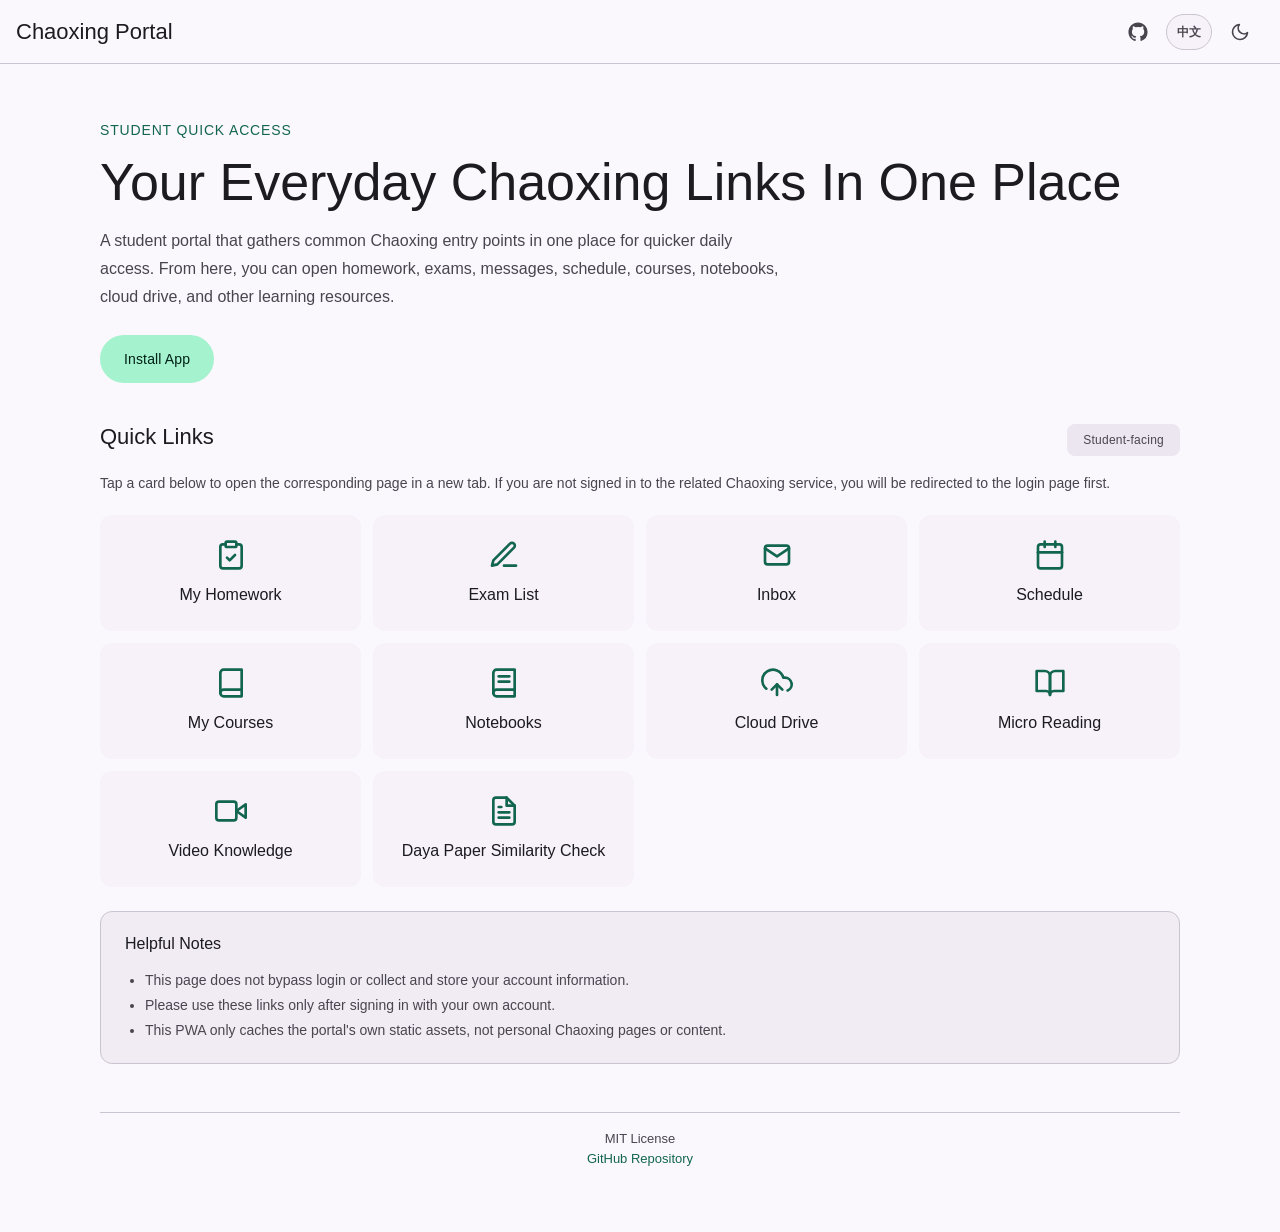
<file: index.html>
<!DOCTYPE html>
<html lang="zh-CN">
  <head>
    <script>
      (function () {
        // Read persisted preferences before first paint to reduce theme/language flicker.
        // 在首屏渲染前读取已保存的偏好，减少主题和语言闪烁。
        function safeStorageGet(key) {
          try {
            return window.localStorage.getItem(key);
          } catch (_) {
            return null;
          }
        }

        var t = safeStorageGet("theme");
        if (t === "light" || t === "dark") document.documentElement.dataset.theme = t;
        var l = safeStorageGet("lang");
        if (!l) l = /^zh\b/i.test(navigator.language) ? "zh" : "en";
        window.__preferredLang = l;
        if (l === "en") document.documentElement.lang = "en";
      })();
    </script>
    <meta charset="UTF-8" />
    <meta name="viewport" content="width=device-width, initial-scale=1" />
    <title id="page-title">学习通学生门户</title>
    <meta
      id="meta-description"
      name="description"
      content="集中展示学生常用的学习通入口，支持浅色、深色模式与中英文切换。"
    />
    <meta name="theme-color" content="#12664f" />
    <meta name="mobile-web-app-capable" content="yes" />
    <meta name="apple-mobile-web-app-capable" content="yes" />
    <meta name="apple-mobile-web-app-status-bar-style" content="default" />
    <meta
      id="apple-mobile-web-app-title"
      name="apple-mobile-web-app-title"
      content="学习通门户"
    />
    <link id="app-manifest" rel="manifest" href="./app.webmanifest" />
    <link rel="apple-touch-icon" href="./icons/icon-192.png" />
    <script>
      (function () {
        // Update metadata in <head> as early as possible so Safari install surfaces read the right language.
        // 尽早更新 <head> 中的元信息，确保 Safari 安装入口读取到正确语言。
        var lang = window.__preferredLang === "en" ? "en" : "zh";
        var copy = {
          zh: {
            title: "学习通学生门户",
            shortTitle: "学习通门户",
            description: "集中展示学生常用的学习通入口，支持浅色、深色模式与中英文切换。",
            manifest: "./app.webmanifest"
          },
          en: {
            title: "Chaoxing Student Portal",
            shortTitle: "Chaoxing Portal",
            description: "A student portal for common Chaoxing entry points, with light and dark modes plus bilingual support.",
            manifest: "./app.en.webmanifest"
          }
        };
        var current = copy[lang];
        var title = document.getElementById("page-title");
        var metaDesc = document.getElementById("meta-description");
        var appleTitle = document.getElementById("apple-mobile-web-app-title");
        var link = document.getElementById("app-manifest");
        if (title) title.textContent = current.title;
        if (metaDesc) metaDesc.content = current.description;
        if (appleTitle) appleTitle.content = current.shortTitle;
        if (link) link.href = current.manifest;
      })();
    </script>
    <link rel="icon" href="./icons/icon.svg" type="image/svg+xml" />
    <link rel="stylesheet" href="./styles.css" />
  </head>
  <body>
    <header class="top-bar">
      <span class="top-bar-title" data-i18n="app.title">学习通门户</span>
      <div class="top-bar-actions">
        <a
          class="icon-btn github-link"
          href="https://github.com/helloene/chaoxing-xuexitong-student-portal"
          target="_blank"
          rel="noopener noreferrer"
          aria-label="GitHub repository"
          data-i18n-attr="aria-label:aria.github"
        >
          <svg
            width="20"
            height="20"
            viewBox="0 0 24 24"
            fill="currentColor"
            aria-hidden="true"
          >
            <path
              d="M12 .5C5.65.5.5 5.65.5 12c0 5.08 3.29 9.39 7.86 10.91.58.11.79-.25.79-.56 0-.28-.01-1.2-.02-2.17-3.2.7-3.88-1.36-3.88-1.36-.52-1.34-1.28-1.69-1.28-1.69-1.05-.72.08-.7.08-.7 1.16.08 1.78 1.19 1.78 1.19 1.03 1.76 2.71 1.25 3.37.95.1-.75.4-1.25.73-1.54-2.55-.29-5.24-1.27-5.24-5.68 0-1.26.45-2.29 1.19-3.09-.12-.29-.52-1.47.11-3.06 0 0 .97-.31 3.19 1.18a10.98 10.98 0 0 1 5.81 0c2.22-1.49 3.19-1.18 3.19-1.18.63 1.59.23 2.77.11 3.06.74.8 1.19 1.83 1.19 3.09 0 4.42-2.69 5.39-5.25 5.67.41.35.78 1.04.78 2.1 0 1.52-.01 2.74-.01 3.11 0 .31.21.68.8.56A11.5 11.5 0 0 0 23.5 12C23.5 5.65 18.35.5 12 .5Z"
            />
          </svg>
        </a>
        <button
          id="lang-toggle"
          class="lang-btn"
          aria-label="Switch language"
          data-i18n-attr="aria-label:aria.langToggle"
        >
          EN
        </button>
        <button
          id="theme-toggle"
          class="icon-btn"
          aria-label="Toggle theme"
          data-i18n-attr="aria-label:aria.themeToggle"
        >
          <svg id="icon-sun" width="20" height="20" viewBox="0 0 24 24" fill="none" stroke="currentColor" stroke-width="2" stroke-linecap="round" stroke-linejoin="round" style="display:none"><circle cx="12" cy="12" r="5"/><line x1="12" y1="1" x2="12" y2="3"/><line x1="12" y1="21" x2="12" y2="23"/><line x1="4.22" y1="4.22" x2="5.64" y2="5.64"/><line x1="18.36" y1="18.36" x2="19.78" y2="19.78"/><line x1="1" y1="12" x2="3" y2="12"/><line x1="21" y1="12" x2="23" y2="12"/><line x1="4.22" y1="19.78" x2="5.64" y2="18.36"/><line x1="18.36" y1="5.64" x2="19.78" y2="4.22"/></svg>
          <svg id="icon-moon" width="20" height="20" viewBox="0 0 24 24" fill="none" stroke="currentColor" stroke-width="2" stroke-linecap="round" stroke-linejoin="round"><path d="M21 12.79A9 9 0 1 1 11.21 3 7 7 0 0 0 21 12.79z"/></svg>
        </button>
      </div>
    </header>

    <main>
      <section class="hero">
        <p class="hero-eyebrow" data-i18n="hero.eyebrow">学生常用入口</p>
        <h1 data-i18n="hero.title">学习通常用功能，一页直达</h1>
        <p class="hero-lead" data-i18n="hero.lead">把学生常用的学习通入口汇总在一个页面中，方便日常快速访问。你可以从这里进入作业、考试、消息、课表、课程、笔记本、云盘和学习资源等常用功能。</p>
        <div class="hero-actions">
          <button id="install-app" class="btn-tonal" hidden data-i18n="hero.install">安装应用</button>
        </div>
        <p id="install-hint" class="install-hint" hidden></p>
        <section
          id="install-guide"
          class="install-guide"
          hidden
          tabindex="-1"
          aria-live="polite"
          aria-labelledby="install-guide-title"
        >
          <p id="install-guide-eyebrow" class="install-guide-eyebrow"></p>
          <h2 id="install-guide-title" class="install-guide-title"></h2>
          <p id="install-guide-body" class="install-guide-body"></p>
          <ol id="install-guide-steps" class="install-guide-steps"></ol>
          <p id="install-guide-note" class="install-guide-note"></p>
        </section>
      </section>

      <section class="portal-section">
        <div class="section-header">
          <h2 data-i18n="portal.heading">常用入口</h2>
          <span class="section-chip" data-i18n="portal.chip">面向学生</span>
        </div>
        <p class="section-desc" data-i18n="portal.desc">点击下方卡片即可在新标签页打开对应页面。如果当前还没有登录相关学习通服务，打开后会先跳转到登录页。</p>

        <div class="portal-grid">
          <a class="portal-card" href="https://mooc1-api.chaoxing.com/mooc-ans/mooc2/work/all-task" target="_blank" rel="noopener noreferrer">
            <svg class="portal-icon" viewBox="0 0 24 24" fill="none" stroke="currentColor" stroke-width="2" stroke-linecap="round" stroke-linejoin="round"><path d="M16 4h2a2 2 0 0 1 2 2v14a2 2 0 0 1-2 2H6a2 2 0 0 1-2-2V6a2 2 0 0 1 2-2h2"/><rect x="8" y="2" width="8" height="4" rx="1"/><path d="M9 14l2 2 4-4"/></svg>
            <h3 data-i18n="card.homework.title">我的作业</h3>
          </a>

          <a class="portal-card" href="https://mooc1-2.chaoxing.com/exam-ans/exam/test/examcode/examlist" target="_blank" rel="noopener noreferrer">
            <svg class="portal-icon" viewBox="0 0 24 24" fill="none" stroke="currentColor" stroke-width="2" stroke-linecap="round" stroke-linejoin="round"><path d="M12 20h9"/><path d="M16.5 3.5a2.121 2.121 0 1 1 3 3L7 19l-4 1 1-4z"/></svg>
            <h3 data-i18n="card.exams.title">考试列表</h3>
          </a>

          <a class="portal-card" href="https://notice.chaoxing.com/pc/notice/myNotice" target="_blank" rel="noopener noreferrer">
            <svg class="portal-icon" viewBox="0 0 24 24" fill="none" stroke="currentColor" stroke-width="2" stroke-linecap="round" stroke-linejoin="round"><rect x="3" y="5" width="18" height="14" rx="2"/><path d="m3 7 9 6 9-6"/></svg>
            <h3 data-i18n="card.inbox.title">收件箱</h3>
          </a>

          <a class="portal-card" href="https://kb.chaoxing.com/res/pc/curriculum/schedule.html" target="_blank" rel="noopener noreferrer">
            <svg class="portal-icon" viewBox="0 0 24 24" fill="none" stroke="currentColor" stroke-width="2" stroke-linecap="round" stroke-linejoin="round"><rect x="3" y="4" width="18" height="18" rx="2"/><line x1="16" y1="2" x2="16" y2="6"/><line x1="8" y1="2" x2="8" y2="6"/><line x1="3" y1="10" x2="21" y2="10"/></svg>
            <h3 data-i18n="card.schedule.title">课表</h3>
          </a>

          <a class="portal-card" href="https://mooc1.chaoxing.com/visit/interaction" target="_blank" rel="noopener noreferrer">
            <svg class="portal-icon" viewBox="0 0 24 24" fill="none" stroke="currentColor" stroke-width="2" stroke-linecap="round" stroke-linejoin="round"><path d="M4 19.5A2.5 2.5 0 0 1 6.5 17H20"/><path d="M6.5 2H20v20H6.5A2.5 2.5 0 0 1 4 19.5v-15A2.5 2.5 0 0 1 6.5 2z"/></svg>
            <h3 data-i18n="card.courses.title">我的课程</h3>
          </a>

          <a class="portal-card" href="https://noteyd.chaoxing.com/pc/note_notebook/myNotebooksLatest" target="_blank" rel="noopener noreferrer">
            <svg class="portal-icon" viewBox="0 0 24 24" fill="none" stroke="currentColor" stroke-width="2" stroke-linecap="round" stroke-linejoin="round"><path d="M4 19.5A2.5 2.5 0 0 1 6.5 17H20"/><path d="M6.5 2H20v20H6.5A2.5 2.5 0 0 1 4 19.5v-15A2.5 2.5 0 0 1 6.5 2z"/><line x1="8" y1="7" x2="16" y2="7"/><line x1="8" y1="11" x2="16" y2="11"/></svg>
            <h3 data-i18n="card.notebooks.title">笔记本</h3>
          </a>

          <a class="portal-card" href="https://pan-yz.chaoxing.com/pcuserpan/index" target="_blank" rel="noopener noreferrer">
            <svg class="portal-icon" viewBox="0 0 24 24" fill="none" stroke="currentColor" stroke-width="2" stroke-linecap="round" stroke-linejoin="round"><path d="M20 17.58A5 5 0 0 0 18 8h-1.26A8 8 0 1 0 4 16.25"/><path d="M8 17l4-4 4 4"/><path d="M12 13v8"/></svg>
            <h3 data-i18n="card.drive.title">云盘</h3>
          </a>

          <a class="portal-card" href="https://rec2.chaoxing.com/h5/new/dist/index.html#/" target="_blank" rel="noopener noreferrer">
            <svg class="portal-icon" viewBox="0 0 24 24" fill="none" stroke="currentColor" stroke-width="2" stroke-linecap="round" stroke-linejoin="round"><path d="M2 3h6a4 4 0 0 1 4 4v14a3 3 0 0 0-3-3H2z"/><path d="M22 3h-6a4 4 0 0 0-4 4v14a3 3 0 0 1 3-3h7z"/></svg>
            <h3 data-i18n="card.reading.title">微读书</h3>
          </a>

          <a class="portal-card" href="https://homepage.chaoxing.com/knowData" target="_blank" rel="noopener noreferrer">
            <svg class="portal-icon" viewBox="0 0 24 24" fill="none" stroke="currentColor" stroke-width="2" stroke-linecap="round" stroke-linejoin="round"><polygon points="23 7 16 12 23 17 23 7"/><rect x="1" y="5" width="15" height="14" rx="2"/></svg>
            <h3 data-i18n="card.video.title">知视频</h3>
          </a>

          <a class="portal-card" href="https://dsa.dayainfo.com/smas/show/upload" target="_blank" rel="noopener noreferrer">
            <svg class="portal-icon" viewBox="0 0 24 24" fill="none" stroke="currentColor" stroke-width="2" stroke-linecap="round" stroke-linejoin="round"><path d="M14 2H6a2 2 0 0 0-2 2v16a2 2 0 0 0 2 2h12a2 2 0 0 0 2-2V8z"/><polyline points="14 2 14 8 20 8"/><line x1="16" y1="13" x2="8" y2="13"/><line x1="16" y1="17" x2="8" y2="17"/><polyline points="10 9 9 9 8 9"/></svg>
            <h3 data-i18n="card.academic.title">大雅论文相似度检测</h3>
          </a>
        </div>
      </section>

      <section class="compliance-card">
        <h2 data-i18n="compliance.heading">使用提示</h2>
        <ul id="compliance-list">
          <li data-i18n="compliance.1">本页面不会绕过登录，也不会获取或保存你的账号信息。</li>
          <li data-i18n="compliance.2">请在你自己的账号已登录后使用对应入口访问相关页面。</li>
          <li data-i18n="compliance.3">本 PWA 只缓存门户本身的静态资源，不会缓存学习通内的个人页面内容。</li>
        </ul>
      </section>

      <footer class="footer">
        <p data-i18n="footer.text">MIT License</p>
        <p>
          <a
            href="https://github.com/helloene/chaoxing-xuexitong-student-portal"
            target="_blank"
            rel="noopener noreferrer"
            data-i18n="footer.repo"
          >
            GitHub Repository
          </a>
        </p>
      </footer>
    </main>

    <script src="./script.js"></script>
  </body>
</html>
</file>
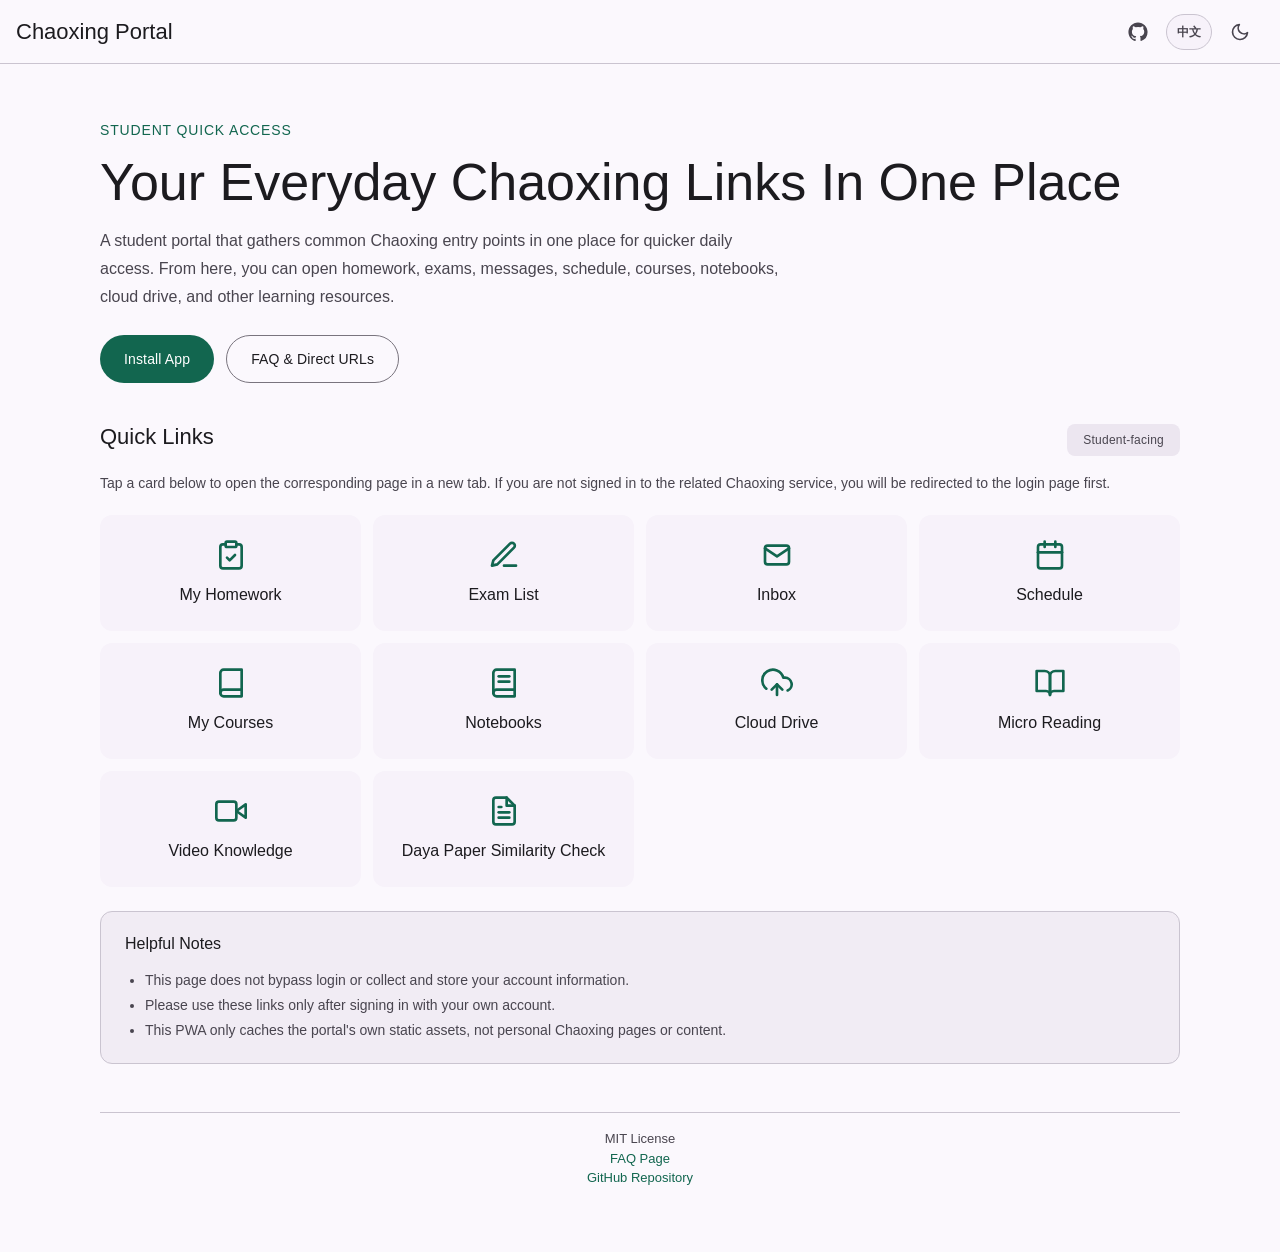
<file: en.html>
<!DOCTYPE html>
<html lang="en">
  <head>
    <script>
      (function () {
        // Read persisted theme preference before first paint to reduce flicker.
        // 在首屏渲染前读取已保存的主题偏好，减少闪烁。
        function safeStorageGet(key) {
          try {
            return window.localStorage.getItem(key);
          } catch (_) {
            return null;
          }
        }

        var t = safeStorageGet("theme");
        if (t === "light" || t === "dark") document.documentElement.dataset.theme = t;
      })();
    </script>
    <meta charset="UTF-8" />
    <meta name="viewport" content="width=device-width, initial-scale=1" />
    <title id="page-title">Chaoxing Student Portal</title>
    <meta
      id="meta-description"
      name="description"
      content="A student portal for common Chaoxing entry points, with light and dark modes plus bilingual support."
    />
    <meta property="og:type" content="website" />
    <meta id="og-title" property="og:title" content="Chaoxing Student Portal" />
    <meta
      id="og-description"
      property="og:description"
      content="A student portal for common Chaoxing entry points, with light and dark modes plus bilingual support."
    />
    <meta property="og:locale" content="en_US" />
    <meta name="theme-color" content="#12664f" />
    <meta name="mobile-web-app-capable" content="yes" />
    <meta name="apple-mobile-web-app-capable" content="yes" />
    <meta name="apple-mobile-web-app-status-bar-style" content="default" />
    <meta name="application-name" content="Chaoxing Portal" />
    <meta
      id="apple-mobile-web-app-title"
      name="apple-mobile-web-app-title"
      content="Chaoxing Portal"
    />
    <link rel="alternate" hreflang="zh-CN" href="./index.html" />
    <link rel="alternate" hreflang="en" href="./en.html" />
    <link id="app-manifest" rel="manifest" href="./app.en.webmanifest" />
    <link rel="apple-touch-icon" href="./icons/icon-192.png" />
    <link rel="icon" href="./icons/icon.svg" type="image/svg+xml" />
    <link rel="stylesheet" href="./styles.css" />
  </head>
  <body data-page="home">
    <header class="top-bar">
      <span class="top-bar-title" data-i18n="app.title">Chaoxing Portal</span>
      <div class="top-bar-actions">
        <a
          class="icon-btn github-link"
          href="https://github.com/helloene/chaoxing-xuexitong-student-portal"
          target="_blank"
          rel="noopener noreferrer"
          aria-label="GitHub repository"
          data-i18n-attr="aria-label:aria.github"
        >
          <svg
            width="20"
            height="20"
            viewBox="0 0 24 24"
            fill="currentColor"
            aria-hidden="true"
          >
            <path
              d="M12 .5C5.65.5.5 5.65.5 12c0 5.08 3.29 9.39 7.86 10.91.58.11.79-.25.79-.56 0-.28-.01-1.2-.02-2.17-3.2.7-3.88-1.36-3.88-1.36-.52-1.34-1.28-1.69-1.28-1.69-1.05-.72.08-.7.08-.7 1.16.08 1.78 1.19 1.78 1.19 1.03 1.76 2.71 1.25 3.37.95.1-.75.4-1.25.73-1.54-2.55-.29-5.24-1.27-5.24-5.68 0-1.26.45-2.29 1.19-3.09-.12-.29-.52-1.47.11-3.06 0 0 .97-.31 3.19 1.18a10.98 10.98 0 0 1 5.81 0c2.22-1.49 3.19-1.18 3.19-1.18.63 1.59.23 2.77.11 3.06.74.8 1.19 1.83 1.19 3.09 0 4.42-2.69 5.39-5.25 5.67.41.35.78 1.04.78 2.1 0 1.52-.01 2.74-.01 3.11 0 .31.21.68.8.56A11.5 11.5 0 0 0 23.5 12C23.5 5.65 18.35.5 12 .5Z"
            />
          </svg>
        </a>
        <button
          id="lang-toggle"
          class="lang-btn"
          aria-label="Switch language"
          data-i18n-attr="aria-label:aria.langToggle"
        >
          中文
        </button>
        <button
          id="theme-toggle"
          class="icon-btn"
          aria-label="Toggle theme"
          data-i18n-attr="aria-label:aria.themeToggle"
        >
          <svg id="icon-sun" width="20" height="20" viewBox="0 0 24 24" fill="none" stroke="currentColor" stroke-width="2" stroke-linecap="round" stroke-linejoin="round" style="display:none"><circle cx="12" cy="12" r="5"/><line x1="12" y1="1" x2="12" y2="3"/><line x1="12" y1="21" x2="12" y2="23"/><line x1="4.22" y1="4.22" x2="5.64" y2="5.64"/><line x1="18.36" y1="18.36" x2="19.78" y2="19.78"/><line x1="1" y1="12" x2="3" y2="12"/><line x1="21" y1="12" x2="23" y2="12"/><line x1="4.22" y1="19.78" x2="5.64" y2="18.36"/><line x1="18.36" y1="5.64" x2="19.78" y2="4.22"/></svg>
          <svg id="icon-moon" width="20" height="20" viewBox="0 0 24 24" fill="none" stroke="currentColor" stroke-width="2" stroke-linecap="round" stroke-linejoin="round"><path d="M21 12.79A9 9 0 1 1 11.21 3 7 7 0 0 0 21 12.79z"/></svg>
        </button>
      </div>
    </header>

    <main>
      <section class="hero">
        <p class="hero-eyebrow" data-i18n="hero.eyebrow">Student Quick Access</p>
        <h1 data-i18n="hero.title">Your Everyday Chaoxing Links In One Place</h1>
        <p class="hero-lead" data-i18n="hero.lead">A student portal that gathers common Chaoxing entry points in one place for quicker daily access. From here, you can open homework, exams, messages, schedule, courses, notebooks, cloud drive, and other learning resources.</p>
        <div class="hero-actions">
          <button id="install-app" class="btn-filled" hidden data-i18n="hero.install">Install App</button>
          <a class="btn-outlined" href="./faq.en.html" data-i18n="hero.faq">FAQ &amp; Direct URLs</a>
        </div>
        <p id="install-hint" class="install-hint" hidden></p>
        <section
          id="install-guide"
          class="install-guide"
          hidden
          tabindex="-1"
          aria-live="polite"
          aria-labelledby="install-guide-title"
        >
          <p id="install-guide-eyebrow" class="install-guide-eyebrow"></p>
          <h2 id="install-guide-title" class="install-guide-title"></h2>
          <p id="install-guide-body" class="install-guide-body"></p>
          <ol id="install-guide-steps" class="install-guide-steps"></ol>
          <p id="install-guide-note" class="install-guide-note"></p>
        </section>
      </section>

      <section class="portal-section">
        <div class="section-header">
          <h2 data-i18n="portal.heading">Quick Links</h2>
          <span class="section-chip" data-i18n="portal.chip">Student-facing</span>
        </div>
        <p class="section-desc" data-i18n="portal.desc">Tap a card below to open the corresponding page in a new tab. If you are not signed in to the related Chaoxing service, you will be redirected to the login page first.</p>

        <div class="portal-grid">
          <a class="portal-card" href="https://mooc1-api.chaoxing.com/mooc-ans/mooc2/work/all-task" target="_blank" rel="noopener noreferrer">
            <svg class="portal-icon" viewBox="0 0 24 24" fill="none" stroke="currentColor" stroke-width="2" stroke-linecap="round" stroke-linejoin="round"><path d="M16 4h2a2 2 0 0 1 2 2v14a2 2 0 0 1-2 2H6a2 2 0 0 1-2-2V6a2 2 0 0 1 2-2h2"/><rect x="8" y="2" width="8" height="4" rx="1"/><path d="M9 14l2 2 4-4"/></svg>
            <h3 data-i18n="card.homework.title">My Homework</h3>
          </a>

          <a class="portal-card" href="https://mooc1-2.chaoxing.com/exam-ans/exam/test/examcode/examlist" target="_blank" rel="noopener noreferrer">
            <svg class="portal-icon" viewBox="0 0 24 24" fill="none" stroke="currentColor" stroke-width="2" stroke-linecap="round" stroke-linejoin="round"><path d="M12 20h9"/><path d="M16.5 3.5a2.121 2.121 0 1 1 3 3L7 19l-4 1 1-4z"/></svg>
            <h3 data-i18n="card.exams.title">Exam List</h3>
          </a>

          <a class="portal-card" href="https://notice.chaoxing.com/pc/notice/myNotice" target="_blank" rel="noopener noreferrer">
            <svg class="portal-icon" viewBox="0 0 24 24" fill="none" stroke="currentColor" stroke-width="2" stroke-linecap="round" stroke-linejoin="round"><rect x="3" y="5" width="18" height="14" rx="2"/><path d="m3 7 9 6 9-6"/></svg>
            <h3 data-i18n="card.inbox.title">Inbox</h3>
          </a>

          <a class="portal-card" href="https://kb.chaoxing.com/res/pc/curriculum/schedule.html" target="_blank" rel="noopener noreferrer">
            <svg class="portal-icon" viewBox="0 0 24 24" fill="none" stroke="currentColor" stroke-width="2" stroke-linecap="round" stroke-linejoin="round"><rect x="3" y="4" width="18" height="18" rx="2"/><line x1="16" y1="2" x2="16" y2="6"/><line x1="8" y1="2" x2="8" y2="6"/><line x1="3" y1="10" x2="21" y2="10"/></svg>
            <h3 data-i18n="card.schedule.title">Schedule</h3>
          </a>

          <a class="portal-card" href="https://mooc1.chaoxing.com/visit/interaction" target="_blank" rel="noopener noreferrer">
            <svg class="portal-icon" viewBox="0 0 24 24" fill="none" stroke="currentColor" stroke-width="2" stroke-linecap="round" stroke-linejoin="round"><path d="M4 19.5A2.5 2.5 0 0 1 6.5 17H20"/><path d="M6.5 2H20v20H6.5A2.5 2.5 0 0 1 4 19.5v-15A2.5 2.5 0 0 1 6.5 2z"/></svg>
            <h3 data-i18n="card.courses.title">My Courses</h3>
          </a>

          <a class="portal-card" href="https://noteyd.chaoxing.com/pc/note_notebook/myNotebooksLatest" target="_blank" rel="noopener noreferrer">
            <svg class="portal-icon" viewBox="0 0 24 24" fill="none" stroke="currentColor" stroke-width="2" stroke-linecap="round" stroke-linejoin="round"><path d="M4 19.5A2.5 2.5 0 0 1 6.5 17H20"/><path d="M6.5 2H20v20H6.5A2.5 2.5 0 0 1 4 19.5v-15A2.5 2.5 0 0 1 6.5 2z"/><line x1="8" y1="7" x2="16" y2="7"/><line x1="8" y1="11" x2="16" y2="11"/></svg>
            <h3 data-i18n="card.notebooks.title">Notebooks</h3>
          </a>

          <a class="portal-card" href="https://pan-yz.chaoxing.com/pcuserpan/index" target="_blank" rel="noopener noreferrer">
            <svg class="portal-icon" viewBox="0 0 24 24" fill="none" stroke="currentColor" stroke-width="2" stroke-linecap="round" stroke-linejoin="round"><path d="M20 17.58A5 5 0 0 0 18 8h-1.26A8 8 0 1 0 4 16.25"/><path d="M8 17l4-4 4 4"/><path d="M12 13v8"/></svg>
            <h3 data-i18n="card.drive.title">Cloud Drive</h3>
          </a>

          <a class="portal-card" href="https://rec2.chaoxing.com/h5/new/dist/index.html#/" target="_blank" rel="noopener noreferrer">
            <svg class="portal-icon" viewBox="0 0 24 24" fill="none" stroke="currentColor" stroke-width="2" stroke-linecap="round" stroke-linejoin="round"><path d="M2 3h6a4 4 0 0 1 4 4v14a3 3 0 0 0-3-3H2z"/><path d="M22 3h-6a4 4 0 0 0-4 4v14a3 3 0 0 1 3-3h7z"/></svg>
            <h3 data-i18n="card.reading.title">Micro Reading</h3>
          </a>

          <a class="portal-card" href="https://homepage.chaoxing.com/knowData" target="_blank" rel="noopener noreferrer">
            <svg class="portal-icon" viewBox="0 0 24 24" fill="none" stroke="currentColor" stroke-width="2" stroke-linecap="round" stroke-linejoin="round"><polygon points="23 7 16 12 23 17 23 7"/><rect x="1" y="5" width="15" height="14" rx="2"/></svg>
            <h3 data-i18n="card.video.title">Video Knowledge</h3>
          </a>

          <a class="portal-card" href="https://dsa.dayainfo.com/smas/show/upload" target="_blank" rel="noopener noreferrer">
            <svg class="portal-icon" viewBox="0 0 24 24" fill="none" stroke="currentColor" stroke-width="2" stroke-linecap="round" stroke-linejoin="round"><path d="M14 2H6a2 2 0 0 0-2 2v16a2 2 0 0 0 2 2h12a2 2 0 0 0 2-2V8z"/><polyline points="14 2 14 8 20 8"/><line x1="16" y1="13" x2="8" y2="13"/><line x1="16" y1="17" x2="8" y2="17"/><polyline points="10 9 9 9 8 9"/></svg>
            <h3 data-i18n="card.academic.title">Daya Paper Similarity Check</h3>
          </a>
        </div>
      </section>

      <section class="compliance-card">
        <h2 data-i18n="compliance.heading">Helpful Notes</h2>
        <ul id="compliance-list">
          <li data-i18n="compliance.1">This page does not bypass login or collect and store your account information.</li>
          <li data-i18n="compliance.2">Please use these links only after signing in with your own account.</li>
          <li data-i18n="compliance.3">This PWA only caches the portal's own static assets, not personal Chaoxing pages or content.</li>
        </ul>
      </section>

      <footer class="footer">
        <p data-i18n="footer.text">MIT License</p>
        <p>
          <a href="./faq.en.html" data-i18n="footer.faq">FAQ Page</a>
        </p>
        <p>
          <a
            href="https://github.com/helloene/chaoxing-xuexitong-student-portal"
            target="_blank"
            rel="noopener noreferrer"
            data-i18n="footer.repo"
          >
            GitHub Repository
          </a>
        </p>
      </footer>
    </main>

    <script src="./script.js"></script>
  </body>
</html>
</file>
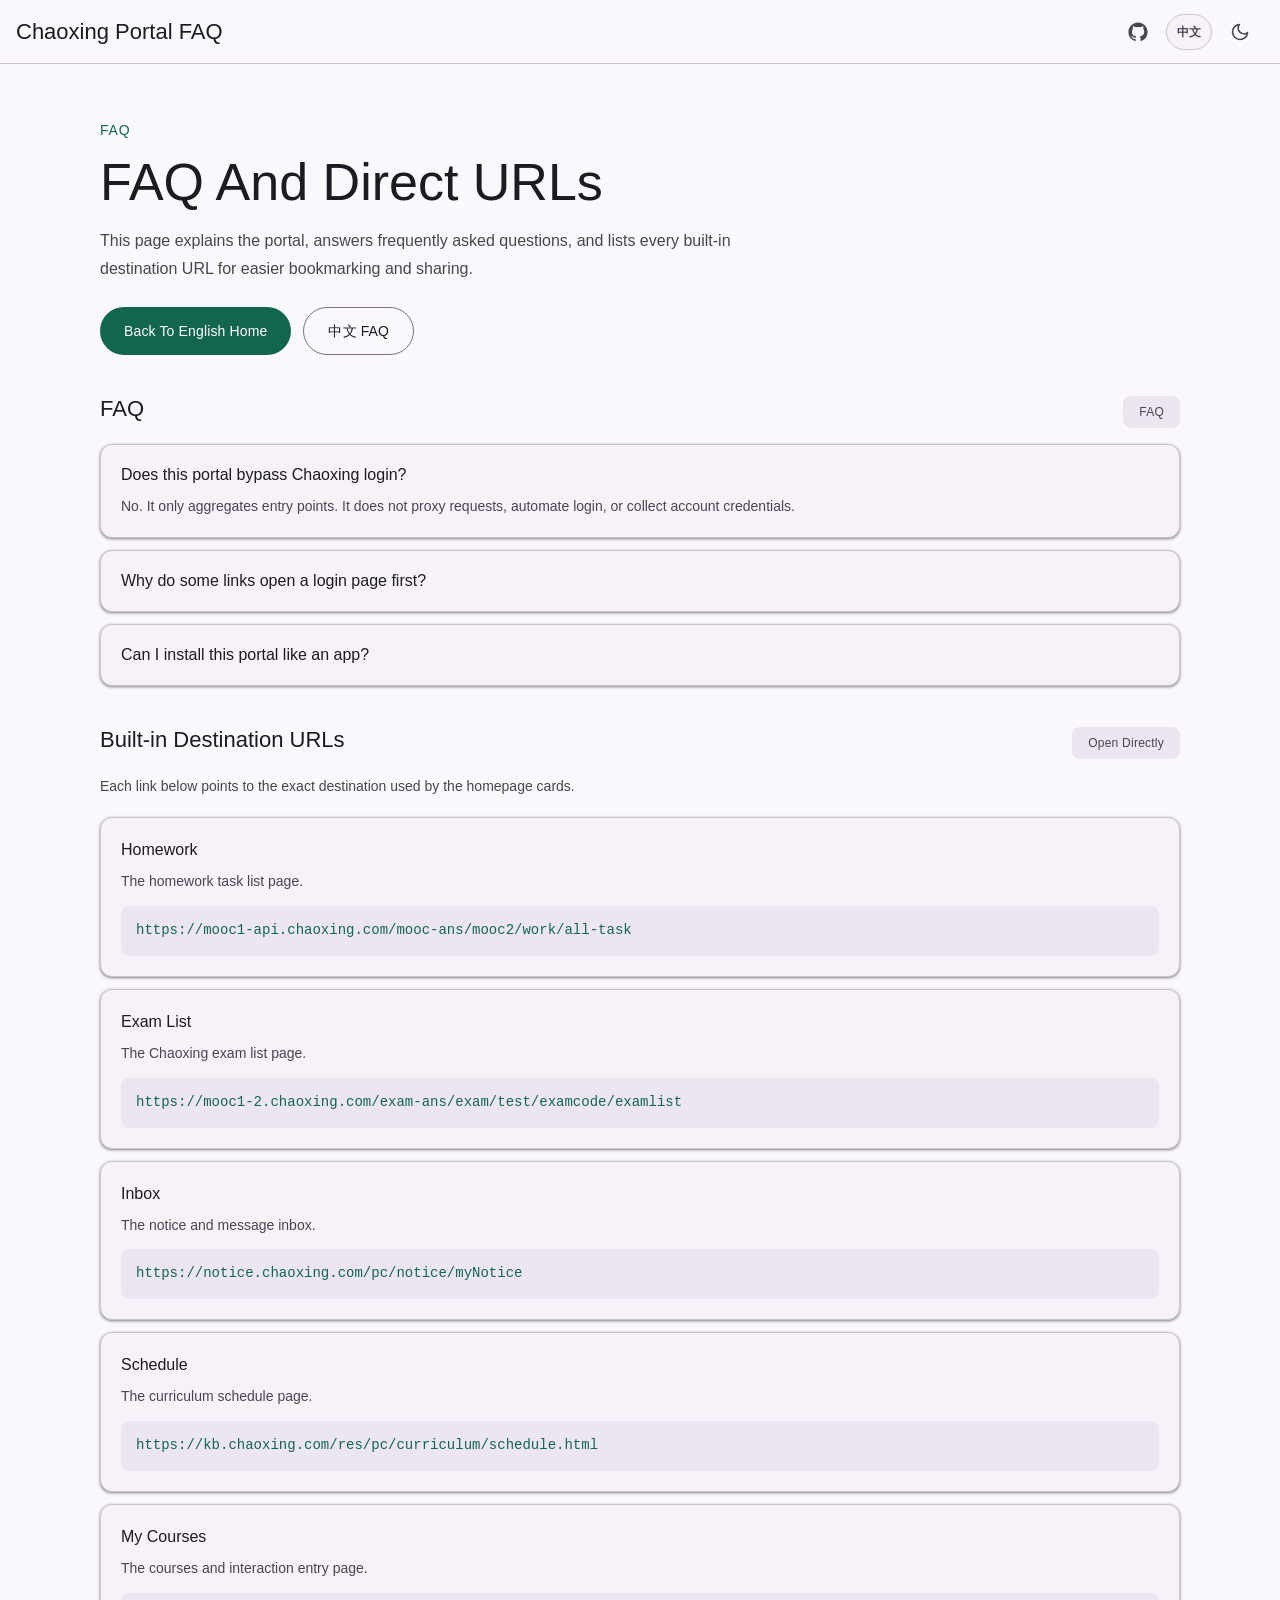
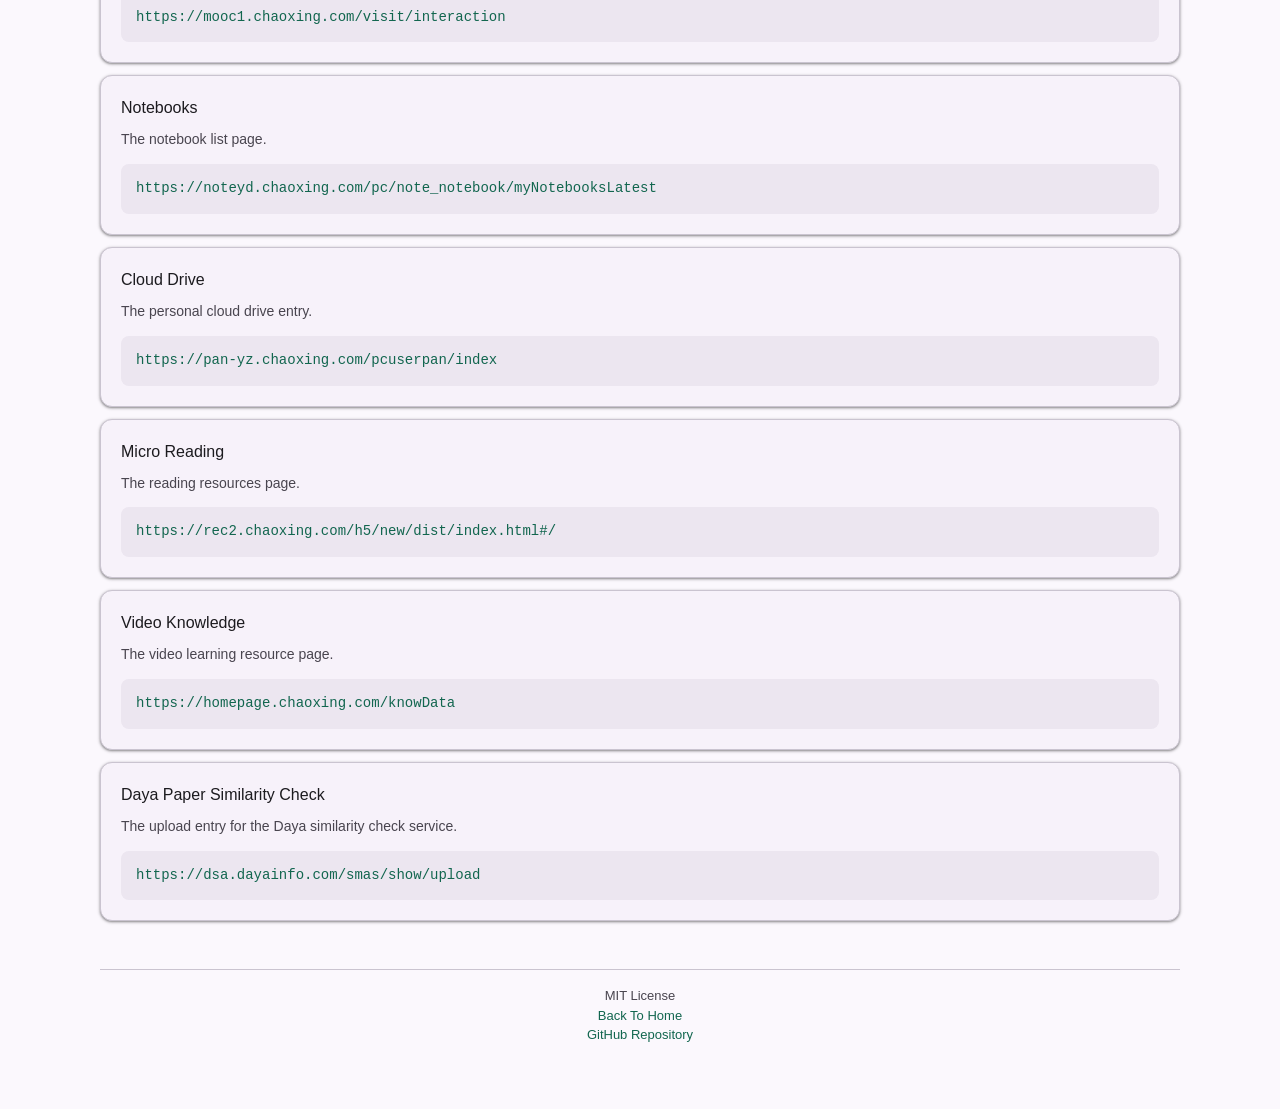
<file: faq.en.html>
<!DOCTYPE html>
<html lang="en">
  <head>
    <script>
      (function () {
        function safeStorageGet(key) {
          try {
            return window.localStorage.getItem(key);
          } catch (_) {
            return null;
          }
        }

        var t = safeStorageGet("theme");
        if (t === "light" || t === "dark") document.documentElement.dataset.theme = t;
      })();
    </script>
    <meta charset="UTF-8" />
    <meta name="viewport" content="width=device-width, initial-scale=1" />
    <title>Chaoxing Portal FAQ</title>
    <meta
      name="description"
      content="Read common questions about the portal and see the direct URLs for each built-in destination."
    />
    <meta property="og:type" content="website" />
    <meta property="og:title" content="Chaoxing Portal FAQ" />
    <meta
      property="og:description"
      content="Read common questions about the portal and see the direct URLs for each built-in destination."
    />
    <meta property="og:locale" content="en_US" />
    <meta name="theme-color" content="#12664f" />
    <meta name="mobile-web-app-capable" content="yes" />
    <meta name="apple-mobile-web-app-capable" content="yes" />
    <meta name="apple-mobile-web-app-status-bar-style" content="default" />
    <meta name="application-name" content="Chaoxing Portal" />
    <meta
      id="apple-mobile-web-app-title"
      name="apple-mobile-web-app-title"
      content="Chaoxing Portal"
    />
    <link rel="alternate" hreflang="zh-CN" href="./faq.html" />
    <link rel="alternate" hreflang="en" href="./faq.en.html" />
    <link id="app-manifest" rel="manifest" href="./app.en.webmanifest" />
    <link rel="apple-touch-icon" href="./icons/icon-192.png" />
    <link rel="icon" href="./icons/icon.svg" type="image/svg+xml" />
    <link rel="stylesheet" href="./styles.css" />
  </head>
  <body data-page="faq">
    <header class="top-bar">
      <span class="top-bar-title">Chaoxing Portal FAQ</span>
      <div class="top-bar-actions">
        <a
          class="icon-btn github-link"
          href="https://github.com/helloene/chaoxing-xuexitong-student-portal"
          target="_blank"
          rel="noopener noreferrer"
          aria-label="GitHub repository"
          data-i18n-attr="aria-label:aria.github"
        >
          <svg
            width="20"
            height="20"
            viewBox="0 0 24 24"
            fill="currentColor"
            aria-hidden="true"
          >
            <path
              d="M12 .5C5.65.5.5 5.65.5 12c0 5.08 3.29 9.39 7.86 10.91.58.11.79-.25.79-.56 0-.28-.01-1.2-.02-2.17-3.2.7-3.88-1.36-3.88-1.36-.52-1.34-1.28-1.69-1.28-1.69-1.05-.72.08-.7.08-.7 1.16.08 1.78 1.19 1.78 1.19 1.03 1.76 2.71 1.25 3.37.95.1-.75.4-1.25.73-1.54-2.55-.29-5.24-1.27-5.24-5.68 0-1.26.45-2.29 1.19-3.09-.12-.29-.52-1.47.11-3.06 0 0 .97-.31 3.19 1.18a10.98 10.98 0 0 1 5.81 0c2.22-1.49 3.19-1.18 3.19-1.18.63 1.59.23 2.77.11 3.06.74.8 1.19 1.83 1.19 3.09 0 4.42-2.69 5.39-5.25 5.67.41.35.78 1.04.78 2.1 0 1.52-.01 2.74-.01 3.11 0 .31.21.68.8.56A11.5 11.5 0 0 0 23.5 12C23.5 5.65 18.35.5 12 .5Z"
            />
          </svg>
        </a>
        <button
          id="lang-toggle"
          class="lang-btn"
          aria-label="Switch language"
          data-i18n-attr="aria-label:aria.langToggle"
        >
          中文
        </button>
        <button
          id="theme-toggle"
          class="icon-btn"
          aria-label="Toggle theme"
          data-i18n-attr="aria-label:aria.themeToggle"
        >
          <svg id="icon-sun" width="20" height="20" viewBox="0 0 24 24" fill="none" stroke="currentColor" stroke-width="2" stroke-linecap="round" stroke-linejoin="round" style="display:none"><circle cx="12" cy="12" r="5"/><line x1="12" y1="1" x2="12" y2="3"/><line x1="12" y1="21" x2="12" y2="23"/><line x1="4.22" y1="4.22" x2="5.64" y2="5.64"/><line x1="18.36" y1="18.36" x2="19.78" y2="19.78"/><line x1="1" y1="12" x2="3" y2="12"/><line x1="21" y1="12" x2="23" y2="12"/><line x1="4.22" y1="19.78" x2="5.64" y2="18.36"/><line x1="18.36" y1="5.64" x2="19.78" y2="4.22"/></svg>
          <svg id="icon-moon" width="20" height="20" viewBox="0 0 24 24" fill="none" stroke="currentColor" stroke-width="2" stroke-linecap="round" stroke-linejoin="round"><path d="M21 12.79A9 9 0 1 1 11.21 3 7 7 0 0 0 21 12.79z"/></svg>
        </button>
      </div>
    </header>

    <main>
      <section class="hero">
        <p class="hero-eyebrow">FAQ</p>
        <h1>FAQ And Direct URLs</h1>
        <p class="hero-lead">
          This page explains the portal, answers frequently asked questions, and lists every built-in destination URL for easier bookmarking and sharing.
        </p>
        <div class="hero-actions">
          <a class="btn-filled" href="./en.html">Back To English Home</a>
          <a class="btn-outlined" href="./faq.html">中文 FAQ</a>
        </div>
      </section>

      <section class="portal-section">
        <div class="section-header">
          <h2>FAQ</h2>
          <span class="section-chip">FAQ</span>
        </div>

        <div class="faq-list">
          <details class="faq-item" open>
            <summary>Does this portal bypass Chaoxing login?</summary>
            <p>No. It only aggregates entry points. It does not proxy requests, automate login, or collect account credentials.</p>
          </details>
          <details class="faq-item">
            <summary>Why do some links open a login page first?</summary>
            <p>If your browser is not already signed in to the required Chaoxing service, the target site will redirect you to its own login flow before showing the destination page.</p>
          </details>
          <details class="faq-item">
            <summary>Can I install this portal like an app?</summary>
            <p>Yes. The home page supports PWA installation. Chromium browsers usually surface a native install entry, while Safari uses manual flows such as Add to Home Screen or Add to Dock.</p>
          </details>
        </div>
      </section>

      <section class="portal-section">
        <div class="section-header">
          <h2>Built-in Destination URLs</h2>
          <span class="section-chip">Open Directly</span>
        </div>
        <p class="section-desc">Each link below points to the exact destination used by the homepage cards.</p>

        <div class="link-list">
          <article class="link-row">
            <div class="link-meta">
              <h3>Homework</h3>
              <p>The homework task list page.</p>
            </div>
            <a class="mono-link" href="https://mooc1-api.chaoxing.com/mooc-ans/mooc2/work/all-task" target="_blank" rel="noopener noreferrer">https://mooc1-api.chaoxing.com/mooc-ans/mooc2/work/all-task</a>
          </article>
          <article class="link-row">
            <div class="link-meta">
              <h3>Exam List</h3>
              <p>The Chaoxing exam list page.</p>
            </div>
            <a class="mono-link" href="https://mooc1-2.chaoxing.com/exam-ans/exam/test/examcode/examlist" target="_blank" rel="noopener noreferrer">https://mooc1-2.chaoxing.com/exam-ans/exam/test/examcode/examlist</a>
          </article>
          <article class="link-row">
            <div class="link-meta">
              <h3>Inbox</h3>
              <p>The notice and message inbox.</p>
            </div>
            <a class="mono-link" href="https://notice.chaoxing.com/pc/notice/myNotice" target="_blank" rel="noopener noreferrer">https://notice.chaoxing.com/pc/notice/myNotice</a>
          </article>
          <article class="link-row">
            <div class="link-meta">
              <h3>Schedule</h3>
              <p>The curriculum schedule page.</p>
            </div>
            <a class="mono-link" href="https://kb.chaoxing.com/res/pc/curriculum/schedule.html" target="_blank" rel="noopener noreferrer">https://kb.chaoxing.com/res/pc/curriculum/schedule.html</a>
          </article>
          <article class="link-row">
            <div class="link-meta">
              <h3>My Courses</h3>
              <p>The courses and interaction entry page.</p>
            </div>
            <a class="mono-link" href="https://mooc1.chaoxing.com/visit/interaction" target="_blank" rel="noopener noreferrer">https://mooc1.chaoxing.com/visit/interaction</a>
          </article>
          <article class="link-row">
            <div class="link-meta">
              <h3>Notebooks</h3>
              <p>The notebook list page.</p>
            </div>
            <a class="mono-link" href="https://noteyd.chaoxing.com/pc/note_notebook/myNotebooksLatest" target="_blank" rel="noopener noreferrer">https://noteyd.chaoxing.com/pc/note_notebook/myNotebooksLatest</a>
          </article>
          <article class="link-row">
            <div class="link-meta">
              <h3>Cloud Drive</h3>
              <p>The personal cloud drive entry.</p>
            </div>
            <a class="mono-link" href="https://pan-yz.chaoxing.com/pcuserpan/index" target="_blank" rel="noopener noreferrer">https://pan-yz.chaoxing.com/pcuserpan/index</a>
          </article>
          <article class="link-row">
            <div class="link-meta">
              <h3>Micro Reading</h3>
              <p>The reading resources page.</p>
            </div>
            <a class="mono-link" href="https://rec2.chaoxing.com/h5/new/dist/index.html#/" target="_blank" rel="noopener noreferrer">https://rec2.chaoxing.com/h5/new/dist/index.html#/</a>
          </article>
          <article class="link-row">
            <div class="link-meta">
              <h3>Video Knowledge</h3>
              <p>The video learning resource page.</p>
            </div>
            <a class="mono-link" href="https://homepage.chaoxing.com/knowData" target="_blank" rel="noopener noreferrer">https://homepage.chaoxing.com/knowData</a>
          </article>
          <article class="link-row">
            <div class="link-meta">
              <h3>Daya Paper Similarity Check</h3>
              <p>The upload entry for the Daya similarity check service.</p>
            </div>
            <a class="mono-link" href="https://dsa.dayainfo.com/smas/show/upload" target="_blank" rel="noopener noreferrer">https://dsa.dayainfo.com/smas/show/upload</a>
          </article>
        </div>
      </section>

      <footer class="footer">
        <p>MIT License</p>
        <p><a href="./en.html">Back To Home</a></p>
        <p>
          <a
            href="https://github.com/helloene/chaoxing-xuexitong-student-portal"
            target="_blank"
            rel="noopener noreferrer"
          >
            GitHub Repository
          </a>
        </p>
      </footer>
    </main>

    <script src="./script.js"></script>
  </body>
</html>
</file>
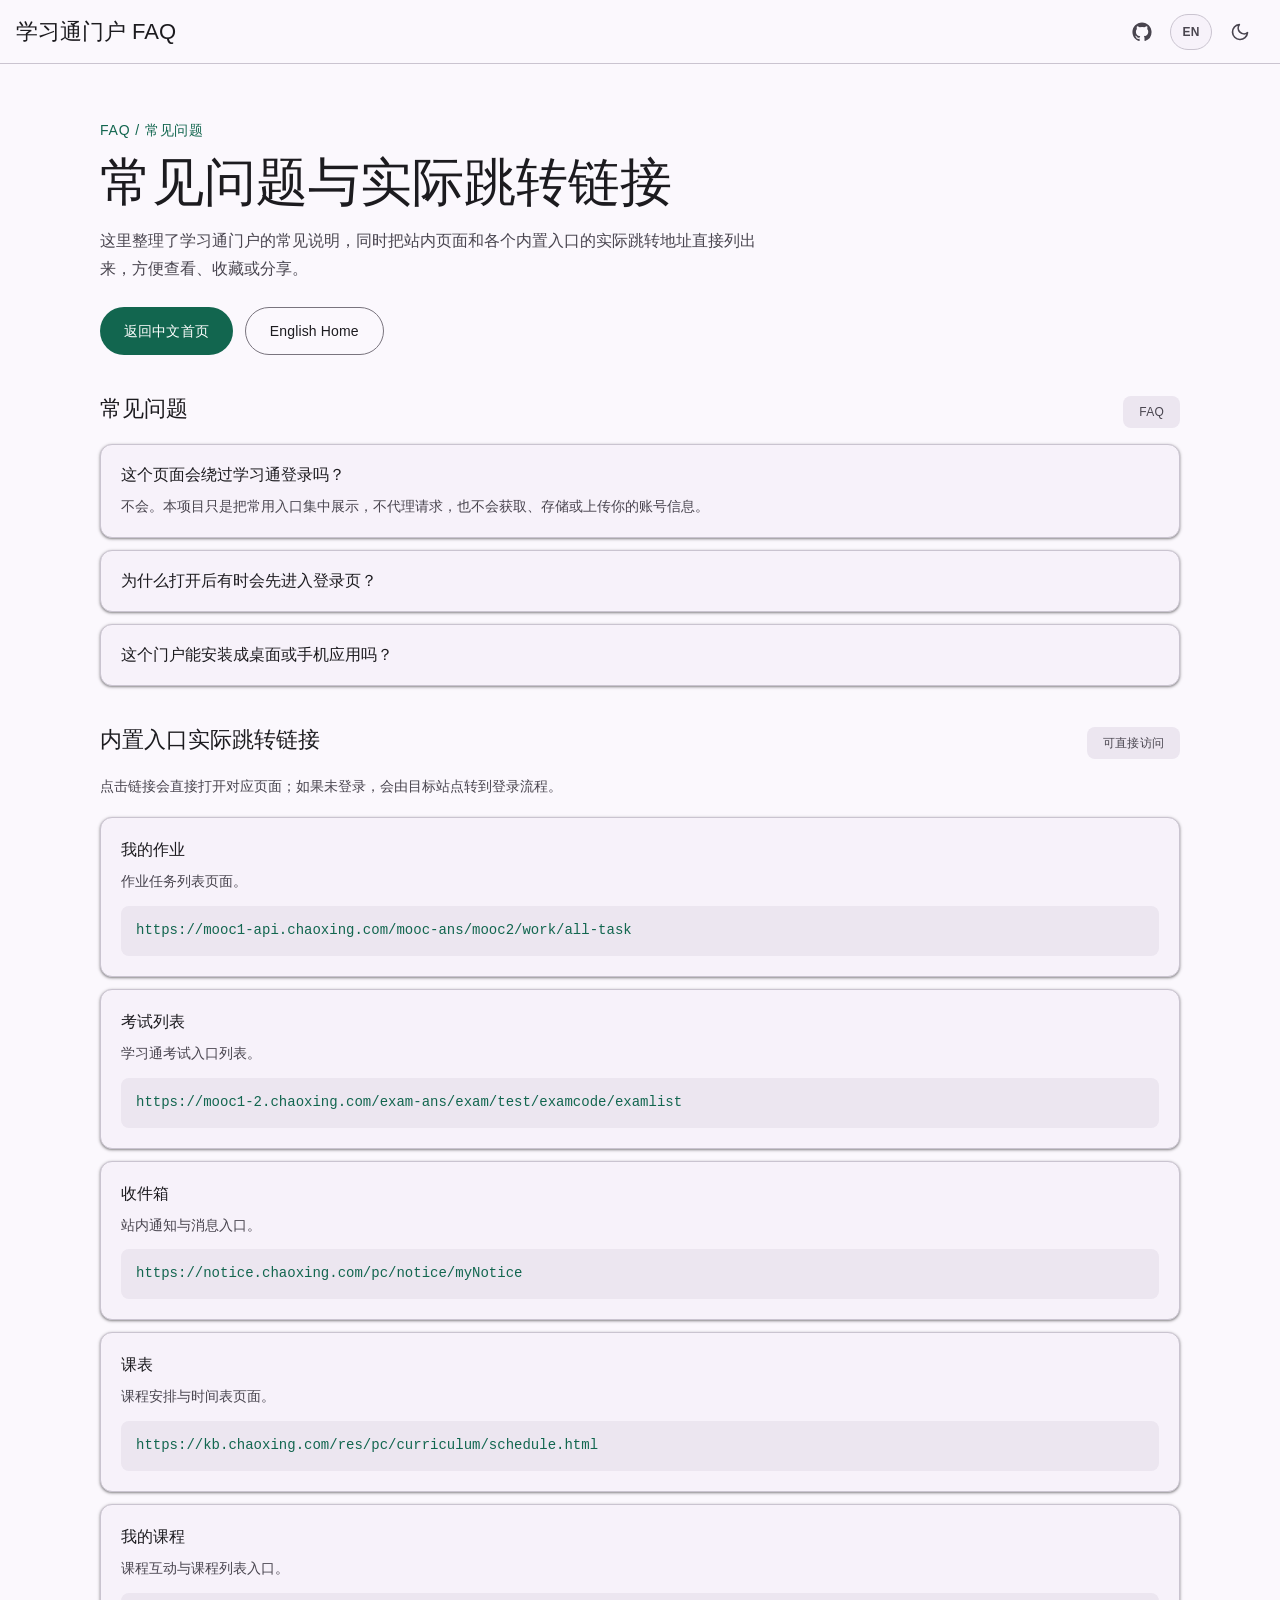
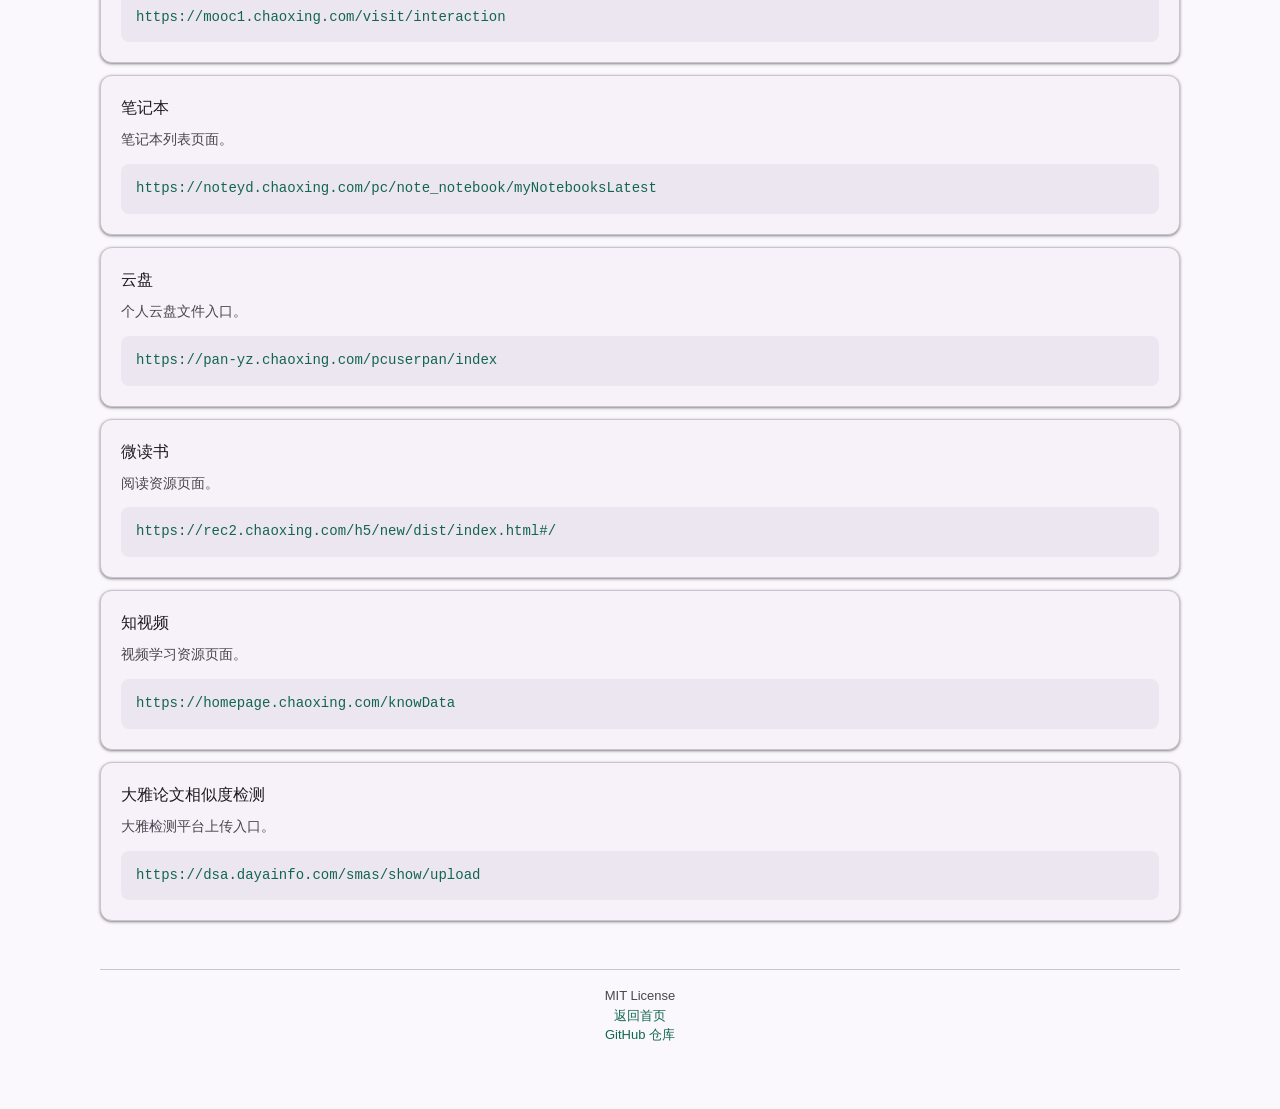
<file: faq.html>
<!DOCTYPE html>
<html lang="zh-CN">
  <head>
    <script>
      (function () {
        function safeStorageGet(key) {
          try {
            return window.localStorage.getItem(key);
          } catch (_) {
            return null;
          }
        }

        var t = safeStorageGet("theme");
        if (t === "light" || t === "dark") document.documentElement.dataset.theme = t;
      })();
    </script>
    <meta charset="UTF-8" />
    <meta name="viewport" content="width=device-width, initial-scale=1" />
    <title>学习通门户 FAQ</title>
    <meta
      name="description"
      content="查看学习通门户常见问题，以及首页与各个内置入口的实际跳转链接。"
    />
    <meta property="og:type" content="website" />
    <meta property="og:title" content="学习通门户 FAQ" />
    <meta
      property="og:description"
      content="查看学习通门户常见问题，以及首页与各个内置入口的实际跳转链接。"
    />
    <meta property="og:locale" content="zh_CN" />
    <meta name="theme-color" content="#12664f" />
    <meta name="mobile-web-app-capable" content="yes" />
    <meta name="apple-mobile-web-app-capable" content="yes" />
    <meta name="apple-mobile-web-app-status-bar-style" content="default" />
    <meta name="application-name" content="学习通门户" />
    <meta
      id="apple-mobile-web-app-title"
      name="apple-mobile-web-app-title"
      content="学习通门户"
    />
    <link rel="alternate" hreflang="zh-CN" href="./faq.html" />
    <link rel="alternate" hreflang="en" href="./faq.en.html" />
    <link id="app-manifest" rel="manifest" href="./app.webmanifest" />
    <link rel="apple-touch-icon" href="./icons/icon-192.png" />
    <link rel="icon" href="./icons/icon.svg" type="image/svg+xml" />
    <link rel="stylesheet" href="./styles.css" />
  </head>
  <body data-page="faq">
    <header class="top-bar">
      <span class="top-bar-title">学习通门户 FAQ</span>
      <div class="top-bar-actions">
        <a
          class="icon-btn github-link"
          href="https://github.com/helloene/chaoxing-xuexitong-student-portal"
          target="_blank"
          rel="noopener noreferrer"
          aria-label="GitHub 仓库"
          data-i18n-attr="aria-label:aria.github"
        >
          <svg
            width="20"
            height="20"
            viewBox="0 0 24 24"
            fill="currentColor"
            aria-hidden="true"
          >
            <path
              d="M12 .5C5.65.5.5 5.65.5 12c0 5.08 3.29 9.39 7.86 10.91.58.11.79-.25.79-.56 0-.28-.01-1.2-.02-2.17-3.2.7-3.88-1.36-3.88-1.36-.52-1.34-1.28-1.69-1.28-1.69-1.05-.72.08-.7.08-.7 1.16.08 1.78 1.19 1.78 1.19 1.03 1.76 2.71 1.25 3.37.95.1-.75.4-1.25.73-1.54-2.55-.29-5.24-1.27-5.24-5.68 0-1.26.45-2.29 1.19-3.09-.12-.29-.52-1.47.11-3.06 0 0 .97-.31 3.19 1.18a10.98 10.98 0 0 1 5.81 0c2.22-1.49 3.19-1.18 3.19-1.18.63 1.59.23 2.77.11 3.06.74.8 1.19 1.83 1.19 3.09 0 4.42-2.69 5.39-5.25 5.67.41.35.78 1.04.78 2.1 0 1.52-.01 2.74-.01 3.11 0 .31.21.68.8.56A11.5 11.5 0 0 0 23.5 12C23.5 5.65 18.35.5 12 .5Z"
            />
          </svg>
        </a>
        <button
          id="lang-toggle"
          class="lang-btn"
          aria-label="切换语言"
          data-i18n-attr="aria-label:aria.langToggle"
        >
          EN
        </button>
        <button
          id="theme-toggle"
          class="icon-btn"
          aria-label="切换主题"
          data-i18n-attr="aria-label:aria.themeToggle"
        >
          <svg id="icon-sun" width="20" height="20" viewBox="0 0 24 24" fill="none" stroke="currentColor" stroke-width="2" stroke-linecap="round" stroke-linejoin="round" style="display:none"><circle cx="12" cy="12" r="5"/><line x1="12" y1="1" x2="12" y2="3"/><line x1="12" y1="21" x2="12" y2="23"/><line x1="4.22" y1="4.22" x2="5.64" y2="5.64"/><line x1="18.36" y1="18.36" x2="19.78" y2="19.78"/><line x1="1" y1="12" x2="3" y2="12"/><line x1="21" y1="12" x2="23" y2="12"/><line x1="4.22" y1="19.78" x2="5.64" y2="18.36"/><line x1="18.36" y1="5.64" x2="19.78" y2="4.22"/></svg>
          <svg id="icon-moon" width="20" height="20" viewBox="0 0 24 24" fill="none" stroke="currentColor" stroke-width="2" stroke-linecap="round" stroke-linejoin="round"><path d="M21 12.79A9 9 0 1 1 11.21 3 7 7 0 0 0 21 12.79z"/></svg>
        </button>
      </div>
    </header>

    <main>
      <section class="hero">
        <p class="hero-eyebrow">FAQ / 常见问题</p>
        <h1>常见问题与实际跳转链接</h1>
        <p class="hero-lead">
          这里整理了学习通门户的常见说明，同时把站内页面和各个内置入口的实际跳转地址直接列出来，方便查看、收藏或分享。
        </p>
        <div class="hero-actions">
          <a class="btn-filled" href="./index.html">返回中文首页</a>
          <a class="btn-outlined" href="./en.html">English Home</a>
        </div>
      </section>

      <section class="portal-section">
        <div class="section-header">
          <h2>常见问题</h2>
          <span class="section-chip">FAQ</span>
        </div>

        <div class="faq-list">
          <details class="faq-item" open>
            <summary>这个页面会绕过学习通登录吗？</summary>
            <p>不会。本项目只是把常用入口集中展示，不代理请求，也不会获取、存储或上传你的账号信息。</p>
          </details>
          <details class="faq-item">
            <summary>为什么打开后有时会先进入登录页？</summary>
            <p>如果当前浏览器里没有对应服务的登录状态，学习通目标站点会先让你登录；登录完成后再进入对应页面，这是正常行为。</p>
          </details>
          <details class="faq-item">
            <summary>这个门户能安装成桌面或手机应用吗？</summary>
            <p>可以。首页已经提供 PWA 安装支持；Chromium 浏览器通常会直接出现安装入口，Safari 需要通过“添加到主屏幕”或“Add to Dock”手动安装。</p>
          </details>
        </div>
      </section>

      <section class="portal-section">
        <div class="section-header">
          <h2>内置入口实际跳转链接</h2>
          <span class="section-chip">可直接访问</span>
        </div>
        <p class="section-desc">点击链接会直接打开对应页面；如果未登录，会由目标站点转到登录流程。</p>

        <div class="link-list">
          <article class="link-row">
            <div class="link-meta">
              <h3>我的作业</h3>
              <p>作业任务列表页面。</p>
            </div>
            <a class="mono-link" href="https://mooc1-api.chaoxing.com/mooc-ans/mooc2/work/all-task" target="_blank" rel="noopener noreferrer">https://mooc1-api.chaoxing.com/mooc-ans/mooc2/work/all-task</a>
          </article>
          <article class="link-row">
            <div class="link-meta">
              <h3>考试列表</h3>
              <p>学习通考试入口列表。</p>
            </div>
            <a class="mono-link" href="https://mooc1-2.chaoxing.com/exam-ans/exam/test/examcode/examlist" target="_blank" rel="noopener noreferrer">https://mooc1-2.chaoxing.com/exam-ans/exam/test/examcode/examlist</a>
          </article>
          <article class="link-row">
            <div class="link-meta">
              <h3>收件箱</h3>
              <p>站内通知与消息入口。</p>
            </div>
            <a class="mono-link" href="https://notice.chaoxing.com/pc/notice/myNotice" target="_blank" rel="noopener noreferrer">https://notice.chaoxing.com/pc/notice/myNotice</a>
          </article>
          <article class="link-row">
            <div class="link-meta">
              <h3>课表</h3>
              <p>课程安排与时间表页面。</p>
            </div>
            <a class="mono-link" href="https://kb.chaoxing.com/res/pc/curriculum/schedule.html" target="_blank" rel="noopener noreferrer">https://kb.chaoxing.com/res/pc/curriculum/schedule.html</a>
          </article>
          <article class="link-row">
            <div class="link-meta">
              <h3>我的课程</h3>
              <p>课程互动与课程列表入口。</p>
            </div>
            <a class="mono-link" href="https://mooc1.chaoxing.com/visit/interaction" target="_blank" rel="noopener noreferrer">https://mooc1.chaoxing.com/visit/interaction</a>
          </article>
          <article class="link-row">
            <div class="link-meta">
              <h3>笔记本</h3>
              <p>笔记本列表页面。</p>
            </div>
            <a class="mono-link" href="https://noteyd.chaoxing.com/pc/note_notebook/myNotebooksLatest" target="_blank" rel="noopener noreferrer">https://noteyd.chaoxing.com/pc/note_notebook/myNotebooksLatest</a>
          </article>
          <article class="link-row">
            <div class="link-meta">
              <h3>云盘</h3>
              <p>个人云盘文件入口。</p>
            </div>
            <a class="mono-link" href="https://pan-yz.chaoxing.com/pcuserpan/index" target="_blank" rel="noopener noreferrer">https://pan-yz.chaoxing.com/pcuserpan/index</a>
          </article>
          <article class="link-row">
            <div class="link-meta">
              <h3>微读书</h3>
              <p>阅读资源页面。</p>
            </div>
            <a class="mono-link" href="https://rec2.chaoxing.com/h5/new/dist/index.html#/" target="_blank" rel="noopener noreferrer">https://rec2.chaoxing.com/h5/new/dist/index.html#/</a>
          </article>
          <article class="link-row">
            <div class="link-meta">
              <h3>知视频</h3>
              <p>视频学习资源页面。</p>
            </div>
            <a class="mono-link" href="https://homepage.chaoxing.com/knowData" target="_blank" rel="noopener noreferrer">https://homepage.chaoxing.com/knowData</a>
          </article>
          <article class="link-row">
            <div class="link-meta">
              <h3>大雅论文相似度检测</h3>
              <p>大雅检测平台上传入口。</p>
            </div>
            <a class="mono-link" href="https://dsa.dayainfo.com/smas/show/upload" target="_blank" rel="noopener noreferrer">https://dsa.dayainfo.com/smas/show/upload</a>
          </article>
        </div>
      </section>

      <footer class="footer">
        <p>MIT License</p>
        <p><a href="./index.html">返回首页</a></p>
        <p>
          <a
            href="https://github.com/helloene/chaoxing-xuexitong-student-portal"
            target="_blank"
            rel="noopener noreferrer"
          >
            GitHub 仓库
          </a>
        </p>
      </footer>
    </main>

    <script src="./script.js"></script>
  </body>
</html>
</file>
<file: styles.css>
/* ===== MD3 Design Tokens ===== */
:root {
  --md-primary: #12664f;
  --md-on-primary: #ffffff;
  --md-primary-container: #a4f2ce;
  --md-on-primary-container: #002116;

  --md-surface: #fbf8fd;
  --md-on-surface: #1c1b1f;
  --md-on-surface-variant: #49454f;
  --md-surface-container-lowest: #ffffff;
  --md-surface-container-low: #f7f2fa;
  --md-surface-container: #f1ecf4;
  --md-surface-container-high: #ece6f0;
  --md-surface-container-highest: #e6e0e9;
  --md-outline: #79747e;
  --md-outline-variant: #cac4d0;

  --md-elevation-1: 0 1px 2px rgba(0,0,0,.3), 0 1px 3px 1px rgba(0,0,0,.15);
  --md-elevation-2: 0 1px 2px rgba(0,0,0,.3), 0 2px 6px 2px rgba(0,0,0,.15);
  --md-elevation-3: 0 4px 8px 3px rgba(0,0,0,.15), 0 1px 3px rgba(0,0,0,.3);

  --md-shape-corner-xs: 4px;
  --md-shape-corner-sm: 8px;
  --md-shape-corner-md: 12px;
  --md-shape-corner-lg: 16px;
  --md-shape-corner-xl: 28px;
  --md-shape-corner-full: 9999px;

  --md-type-title-large-size: 1.375rem;
  --md-type-title-large-line-height: 1.75rem;
  --md-type-title-medium-size: 1rem;
  --md-type-title-medium-line-height: 1.5rem;
  --md-type-body-large-size: 1rem;
  --md-type-body-large-line-height: 1.5rem;
  --md-type-body-medium-size: 0.875rem;
  --md-type-body-medium-line-height: 1.375rem;
  --md-type-label-large-size: 0.875rem;
  --md-type-label-large-line-height: 1.25rem;
  --md-type-label-medium-size: 0.75rem;
  --md-type-label-medium-line-height: 1rem;

  color-scheme: light dark;
}

/* ===== Dark mode: system preference ===== */
@media (prefers-color-scheme: dark) {
  :root:not([data-theme="light"]) {
    --md-primary: #3dcc9a;
    --md-on-primary: #003828;
    --md-primary-container: #005139;
    --md-on-primary-container: #a4f2ce;

    --md-surface: #141218;
    --md-on-surface: #e6e0e9;
    --md-on-surface-variant: #cac4d0;
    --md-surface-container-lowest: #0f0d13;
    --md-surface-container-low: #1c1b1f;
    --md-surface-container: #211f26;
    --md-surface-container-high: #2b2930;
    --md-surface-container-highest: #36343b;
    --md-outline: #938f99;
    --md-outline-variant: #49454f;

    --md-elevation-1: 0 1px 3px 1px rgba(0,0,0,.4), 0 1px 2px rgba(0,0,0,.6);
    --md-elevation-2: 0 2px 6px 2px rgba(0,0,0,.4), 0 1px 2px rgba(0,0,0,.6);
    --md-elevation-3: 0 4px 8px 3px rgba(0,0,0,.4), 0 1px 3px rgba(0,0,0,.6);
  }
}

/* ===== Dark mode: manual override ===== */
[data-theme="dark"] {
  --md-primary: #3dcc9a;
  --md-on-primary: #003828;
  --md-primary-container: #005139;
  --md-on-primary-container: #a4f2ce;

  --md-surface: #141218;
  --md-on-surface: #e6e0e9;
  --md-on-surface-variant: #cac4d0;
  --md-surface-container-lowest: #0f0d13;
  --md-surface-container-low: #1c1b1f;
  --md-surface-container: #211f26;
  --md-surface-container-high: #2b2930;
  --md-surface-container-highest: #36343b;
  --md-outline: #938f99;
  --md-outline-variant: #49454f;

  --md-elevation-1: 0 1px 3px 1px rgba(0,0,0,.4), 0 1px 2px rgba(0,0,0,.6);
  --md-elevation-2: 0 2px 6px 2px rgba(0,0,0,.4), 0 1px 2px rgba(0,0,0,.6);
  --md-elevation-3: 0 4px 8px 3px rgba(0,0,0,.4), 0 1px 3px rgba(0,0,0,.6);
}

/* ===== Light mode: manual override ===== */
[data-theme="light"] {
  --md-primary: #12664f;
  --md-on-primary: #ffffff;
  --md-primary-container: #a4f2ce;
  --md-on-primary-container: #002116;

  --md-surface: #fbf8fd;
  --md-on-surface: #1c1b1f;
  --md-on-surface-variant: #49454f;
  --md-surface-container-lowest: #ffffff;
  --md-surface-container-low: #f7f2fa;
  --md-surface-container: #f1ecf4;
  --md-surface-container-high: #ece6f0;
  --md-surface-container-highest: #e6e0e9;
  --md-outline: #79747e;
  --md-outline-variant: #cac4d0;

  --md-elevation-1: 0 1px 2px rgba(0,0,0,.3), 0 1px 3px 1px rgba(0,0,0,.15);
  --md-elevation-2: 0 1px 2px rgba(0,0,0,.3), 0 2px 6px 2px rgba(0,0,0,.15);
  --md-elevation-3: 0 4px 8px 3px rgba(0,0,0,.15), 0 1px 3px rgba(0,0,0,.3);
}

/* ===== Reset ===== */
*,
*::before,
*::after {
  box-sizing: border-box;
  margin: 0;
  padding: 0;
}

/* ===== Typography ===== */
body {
  font-family: "Noto Sans", -apple-system, BlinkMacSystemFont, "Segoe UI", Roboto,
    "Helvetica Neue", Arial, "Noto Sans SC", "PingFang SC", "Hiragino Sans GB",
    "Microsoft YaHei", sans-serif;
  color: var(--md-on-surface);
  background: var(--md-surface);
  min-height: 100vh;
  line-height: 1.5;
  -webkit-font-smoothing: antialiased;
}

/* ===== Top App Bar ===== */
.top-bar {
  position: sticky;
  top: 0;
  z-index: 10;
  display: flex;
  align-items: center;
  justify-content: space-between;
  height: 64px;
  padding: 0 16px;
  background: var(--md-surface);
  border-bottom: 1px solid var(--md-outline-variant);
}

.top-bar-title {
  font-size: var(--md-type-title-large-size);
  line-height: var(--md-type-title-large-line-height);
  font-weight: 500;
  color: var(--md-on-surface);
  overflow: hidden;
  text-overflow: ellipsis;
  white-space: nowrap;
}

.top-bar-actions {
  display: flex;
  align-items: center;
  gap: 4px;
  flex-shrink: 0;
}

/* ===== Icon Buttons ===== */
.icon-btn {
  display: inline-flex;
  align-items: center;
  justify-content: center;
  width: 48px;
  height: 48px;
  border: none;
  border-radius: var(--md-shape-corner-full);
  background: transparent;
  color: var(--md-on-surface-variant);
  cursor: pointer;
  font-size: 1.25rem;
  position: relative;
  overflow: hidden;
  transition: background 200ms, box-shadow 200ms;
}

.github-link {
  text-decoration: none;
}

.icon-btn:hover {
  background: rgba(28, 27, 31, 0.08);
}

.icon-btn:active {
  background: rgba(28, 27, 31, 0.12);
}

[data-theme="dark"] .icon-btn:hover {
  background: rgba(230, 224, 233, 0.08);
}

[data-theme="dark"] .icon-btn:active {
  background: rgba(230, 224, 233, 0.12);
}

@media (prefers-color-scheme: dark) {
  :root:not([data-theme="light"]) .icon-btn:hover {
    background: rgba(230, 224, 233, 0.08);
  }
  :root:not([data-theme="light"]) .icon-btn:active {
    background: rgba(230, 224, 233, 0.12);
  }
}

/* ===== Lang Toggle ===== */
.lang-btn {
  display: inline-flex;
  align-items: center;
  justify-content: center;
  min-width: 42px;
  height: 36px;
  padding: 0 10px;
  border: 1px solid var(--md-outline-variant);
  border-radius: 18px;
  background: var(--md-surface-container-low);
  color: var(--md-on-surface-variant);
  font-size: var(--md-type-label-medium-size);
  line-height: 1;
  font-weight: 600;
  letter-spacing: 0.02em;
  cursor: pointer;
  transition: background 200ms, border-color 200ms, box-shadow 200ms;
}

.lang-btn:hover {
  background: var(--md-surface-container-high);
  border-color: var(--md-outline);
}

.lang-btn:active {
  background: var(--md-surface-container-highest);
}

/* ===== Main Layout ===== */
main {
  width: min(1080px, 100% - 32px);
  margin: 0 auto;
  padding: 32px 0 64px;
}

/* ===== Hero ===== */
.hero {
  padding: 24px 0 40px;
}

.hero-eyebrow {
  font-size: 0.875rem;
  font-weight: 500;
  letter-spacing: 0.06em;
  text-transform: uppercase;
  color: var(--md-primary);
  margin-bottom: 12px;
}

.hero h1 {
  font-size: clamp(2rem, 5vw, 3.25rem);
  font-weight: 400;
  line-height: 1.12;
  color: var(--md-on-surface);
  margin-bottom: 16px;
}

.hero-lead {
  max-width: 680px;
  font-size: 1rem;
  line-height: 1.75;
  color: var(--md-on-surface-variant);
  margin-bottom: 24px;
}

.hero-actions {
  display: flex;
  flex-wrap: wrap;
  gap: 12px;
}

.install-hint {
  margin-top: 14px;
  color: var(--md-on-surface-variant);
  font-size: 0.875rem;
  line-height: 1.6;
}

.install-guide {
  margin-top: 18px;
  max-width: 720px;
  padding: 20px 24px;
  border-radius: var(--md-shape-corner-lg);
  background: var(--md-surface-container-low);
  border: 1px solid var(--md-outline-variant);
  box-shadow: var(--md-elevation-1);
}

.install-guide-eyebrow {
  color: var(--md-primary);
  font-size: var(--md-type-label-medium-size);
  line-height: var(--md-type-label-medium-line-height);
  font-weight: 600;
  letter-spacing: 0.05em;
  text-transform: uppercase;
}

.install-guide-title {
  margin-top: 8px;
  font-size: 1.25rem;
  font-weight: 500;
  color: var(--md-on-surface);
}

.install-guide-body,
.install-guide-note {
  margin-top: 12px;
  color: var(--md-on-surface-variant);
  font-size: var(--md-type-body-medium-size);
  line-height: 1.7;
}

.install-guide-steps {
  margin-top: 14px;
  padding-left: 20px;
  color: var(--md-on-surface);
  font-size: var(--md-type-body-medium-size);
  line-height: 1.8;
}

/* ===== Buttons ===== */
.btn-filled,
.btn-tonal,
.btn-outlined {
  display: inline-flex;
  align-items: center;
  justify-content: center;
  gap: 8px;
  min-width: 48px;
  height: 48px;
  padding: 0 24px;
  border-radius: var(--md-shape-corner-full);
  font-size: var(--md-type-label-large-size);
  line-height: var(--md-type-label-large-line-height);
  font-weight: 500;
  letter-spacing: 0.01em;
  cursor: pointer;
  position: relative;
  overflow: hidden;
  transition: background 200ms, box-shadow 200ms, border-color 200ms, color 200ms;
}

.btn-filled,
.btn-tonal,
.btn-outlined {
  text-decoration: none;
}

.btn-filled {
  border: none;
  background: var(--md-primary);
  color: var(--md-on-primary);
}

.btn-filled:hover {
  box-shadow: var(--md-elevation-1);
}

.btn-filled:active {
  box-shadow: none;
}

.btn-tonal {
  border: none;
  background: var(--md-primary-container);
  color: var(--md-on-primary-container);
}

.btn-tonal:hover {
  box-shadow: var(--md-elevation-1);
}

.btn-tonal:active {
  box-shadow: none;
}

.btn-outlined {
  border: 1px solid var(--md-outline);
  background: transparent;
  color: var(--md-on-surface);
}

.btn-outlined:hover {
  background: var(--md-surface-container-low);
}

.btn-outlined:active {
  background: var(--md-surface-container-high);
}

/* ===== Section ===== */
.portal-section + .portal-section {
  margin-top: 40px;
}

.section-header {
  display: flex;
  align-items: baseline;
  justify-content: space-between;
  gap: 16px;
  margin-bottom: 16px;
}

.section-header h2 {
  font-size: var(--md-type-title-large-size);
  line-height: var(--md-type-title-large-line-height);
  font-weight: 400;
  color: var(--md-on-surface);
}

.section-chip {
  display: inline-flex;
  align-items: center;
  height: 32px;
  padding: 0 16px;
  border-radius: var(--md-shape-corner-sm);
  background: var(--md-surface-container-high);
  color: var(--md-on-surface-variant);
  font-size: var(--md-type-label-medium-size);
  line-height: var(--md-type-label-medium-line-height);
  font-weight: 500;
  letter-spacing: 0.02em;
  white-space: nowrap;
}

.section-desc {
  color: var(--md-on-surface-variant);
  font-size: var(--md-type-body-medium-size);
  line-height: 1.6;
  margin-bottom: 20px;
}

.info-grid {
  display: grid;
  grid-template-columns: repeat(2, 1fr);
  gap: 12px;
}

.info-card,
.link-row,
.faq-item {
  border-radius: var(--md-shape-corner-md);
  border: 1px solid var(--md-outline-variant);
  background: var(--md-surface-container-low);
  box-shadow: var(--md-elevation-1);
}

.info-card,
.link-row {
  padding: 20px;
}

.info-card h3,
.link-meta h3 {
  font-size: var(--md-type-title-medium-size);
  line-height: var(--md-type-title-medium-line-height);
  font-weight: 500;
  color: var(--md-on-surface);
}

.info-card p,
.link-meta p,
.faq-item p {
  margin-top: 8px;
  color: var(--md-on-surface-variant);
  font-size: var(--md-type-body-medium-size);
  line-height: 1.7;
}

.faq-list,
.link-list {
  display: grid;
  gap: 12px;
}

.faq-item {
  padding: 18px 20px;
}

.faq-item summary {
  display: block;
  cursor: pointer;
  font-size: var(--md-type-title-medium-size);
  line-height: var(--md-type-title-medium-line-height);
  font-weight: 500;
  color: var(--md-on-surface);
  list-style: none;
}

.faq-item summary::-webkit-details-marker {
  display: none;
}

.mono-link {
  display: block;
  margin-top: 12px;
  padding: 12px 14px;
  border-radius: var(--md-shape-corner-sm);
  background: var(--md-surface-container-high);
  border: 1px solid transparent;
  color: var(--md-primary);
  font-family: ui-monospace, SFMono-Regular, SFMono-Regular, Menlo, Monaco, Consolas,
    "Liberation Mono", "Courier New", monospace;
  font-size: var(--md-type-label-large-size);
  line-height: 1.7;
  text-decoration: none;
  overflow-wrap: anywhere;
  transition: background 200ms, border-color 200ms, box-shadow 200ms;
}

.mono-link:hover {
  background: var(--md-surface-container);
  border-color: var(--md-outline-variant);
}

/* ===== Portal Grid ===== */
.portal-grid {
  display: grid;
  grid-template-columns: repeat(4, 1fr);
  gap: 12px;
}

/* ===== Portal Card (MD3 Filled Card) ===== */
.portal-card {
  display: flex;
  flex-direction: column;
  align-items: center;
  justify-content: center;
  gap: 12px;
  padding: 24px 16px;
  border-radius: var(--md-shape-corner-md);
  background: var(--md-surface-container-low);
  color: inherit;
  text-decoration: none;
  position: relative;
  overflow: hidden;
  text-align: center;
  border: none;
  width: 100%;
  font: inherit;
  transition: box-shadow 200ms, transform 200ms, outline-color 200ms;
}

.portal-card::before {
  content: "";
  position: absolute;
  inset: 0;
  background: var(--md-on-surface);
  opacity: 0;
  transition: opacity 200ms;
  pointer-events: none;
}

.portal-card:hover::before {
  opacity: 0.08;
}

.portal-card:active::before {
  opacity: 0.12;
}

.portal-card:hover {
  box-shadow: var(--md-elevation-2);
  transform: translateY(-2px);
}

.portal-card.featured {
  background: var(--md-primary-container);
  color: var(--md-on-primary-container);
}

.portal-card.featured .portal-icon {
  color: var(--md-on-primary-container);
}


.portal-icon {
  width: 32px;
  height: 32px;
  color: var(--md-primary);
  flex-shrink: 0;
}

.portal-card h3 {
  font-size: var(--md-type-title-medium-size);
  line-height: var(--md-type-title-medium-line-height);
  font-weight: 500;
}

/* ===== Usage Notes Card ===== */
.compliance-card {
  margin-top: 24px;
  padding: 20px 24px;
  border-radius: var(--md-shape-corner-md);
  background: var(--md-surface-container);
  border: 1px solid var(--md-outline-variant);
}

.compliance-card h2 {
  font-size: var(--md-type-title-medium-size);
  line-height: var(--md-type-title-medium-line-height);
  font-weight: 500;
  margin-bottom: 12px;
}

.compliance-card ul {
  padding-left: 20px;
  color: var(--md-on-surface-variant);
  font-size: var(--md-type-body-medium-size);
  line-height: 1.8;
}

/* ===== Footer ===== */
.footer {
  margin-top: 48px;
  padding-top: 16px;
  border-top: 1px solid var(--md-outline-variant);
  text-align: center;
  font-size: 0.8125rem;
  line-height: 1.5;
  color: var(--md-on-surface-variant);
}

.footer a {
  color: var(--md-primary);
  text-decoration: none;
}

.footer a:hover {
  text-decoration: underline;
  text-underline-offset: 0.14em;
}

.icon-btn:focus-visible,
.lang-btn:focus-visible,
.btn-filled:focus-visible,
.btn-tonal:focus-visible,
.btn-outlined:focus-visible,
.portal-card:focus-visible,
.mono-link:focus-visible,
.faq-item summary:focus-visible,
.footer a:focus-visible {
  outline: 3px solid var(--md-primary);
  outline-offset: 3px;
}

.portal-card:focus-visible {
  box-shadow: var(--md-elevation-2);
}

.install-guide:focus {
  outline: 3px solid var(--md-primary);
  outline-offset: 3px;
}

/* ===== Responsive ===== */
@media (max-width: 900px) {
  .portal-grid {
    grid-template-columns: repeat(2, 1fr);
  }

  .info-grid {
    grid-template-columns: 1fr;
  }
}

@media (max-width: 600px) {
  main {
    width: calc(100% - 24px);
  }

  .top-bar {
    padding: 0 12px;
  }

  .top-bar-actions {
    gap: 2px;
  }

  .hero {
    padding: 16px 0 28px;
  }

  .hero h1 {
    font-size: 1.75rem;
  }

  .install-guide {
    padding: 18px;
  }

  .portal-grid {
    grid-template-columns: 1fr;
    gap: 10px;
  }

  .portal-card {
    min-height: auto;
  }

  .section-header {
    flex-direction: column;
    gap: 8px;
  }
}

/* ===== Utility ===== */
[hidden] {
  display: none !important;
}

@media (prefers-reduced-motion: reduce) {
  *,
  *::before,
  *::after {
    scroll-behavior: auto !important;
    transition-duration: 0ms !important;
    animation-duration: 0ms !important;
  }
}
</file>
